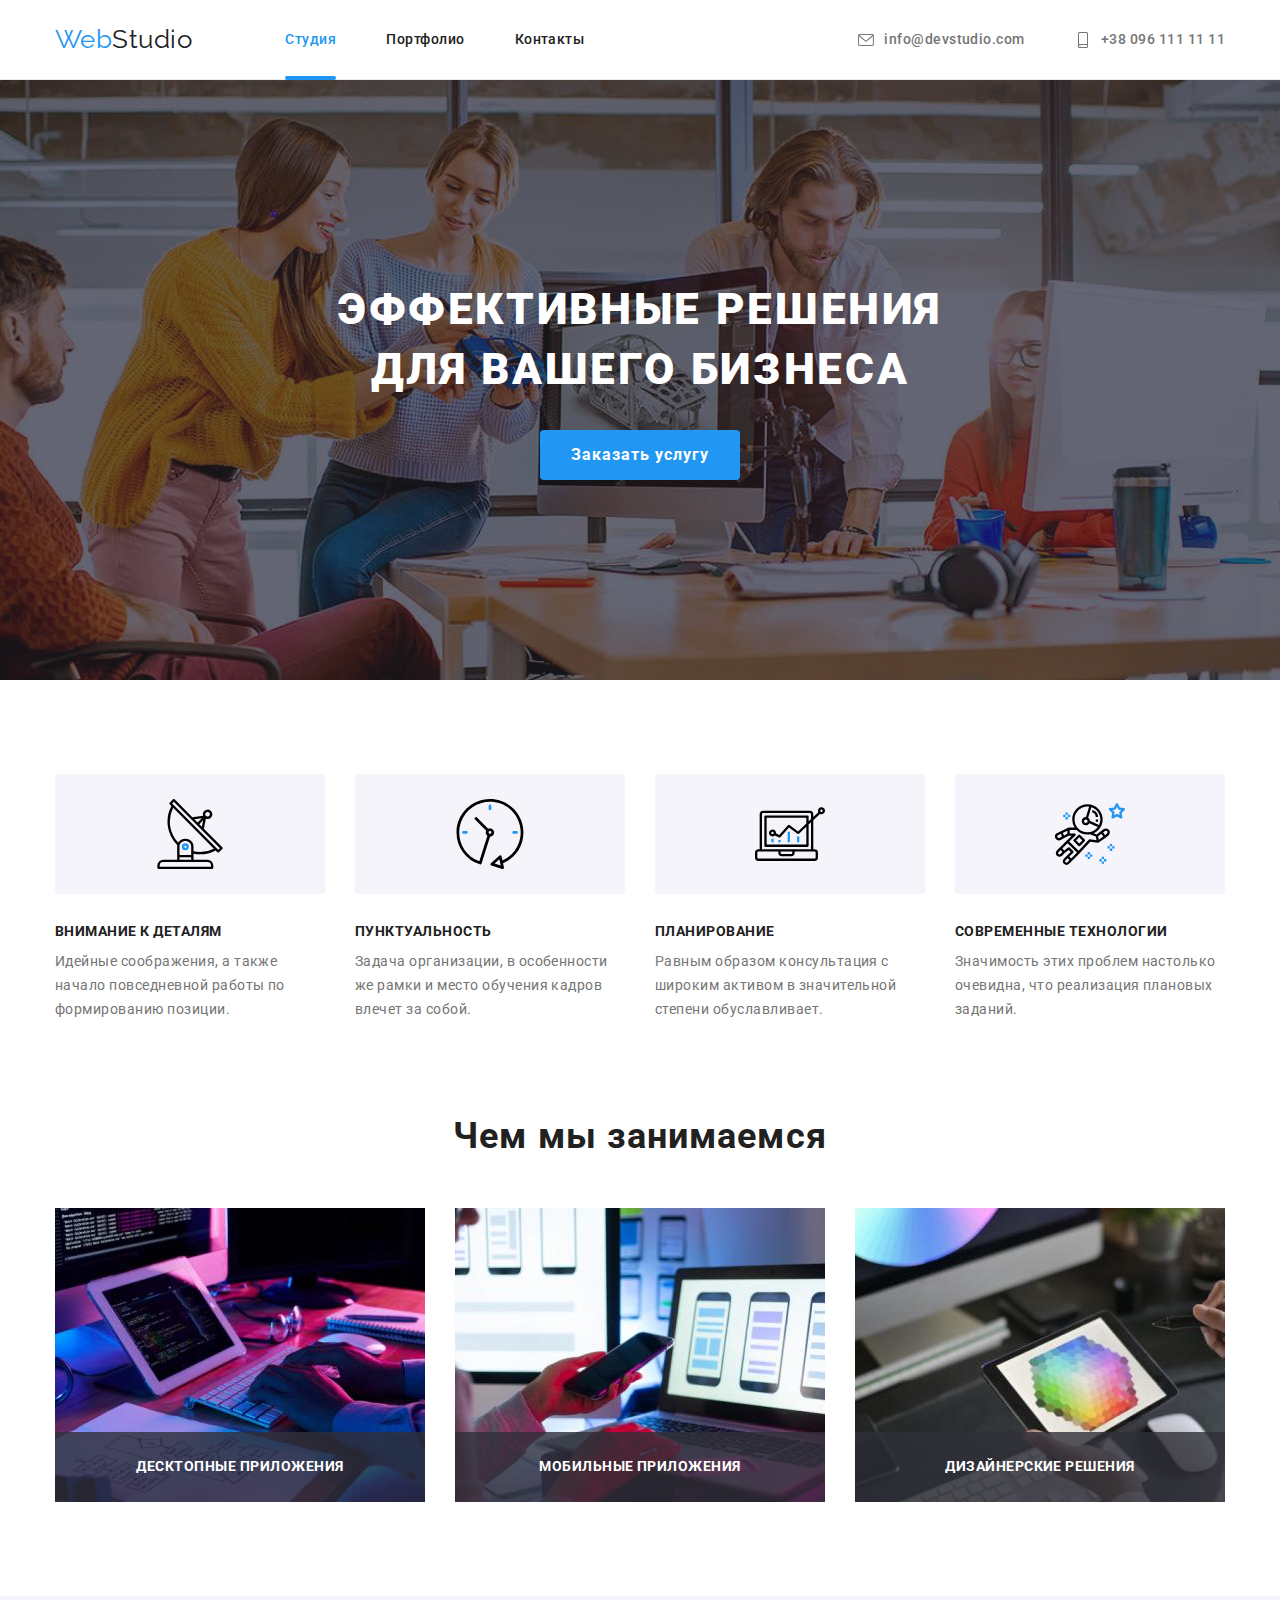
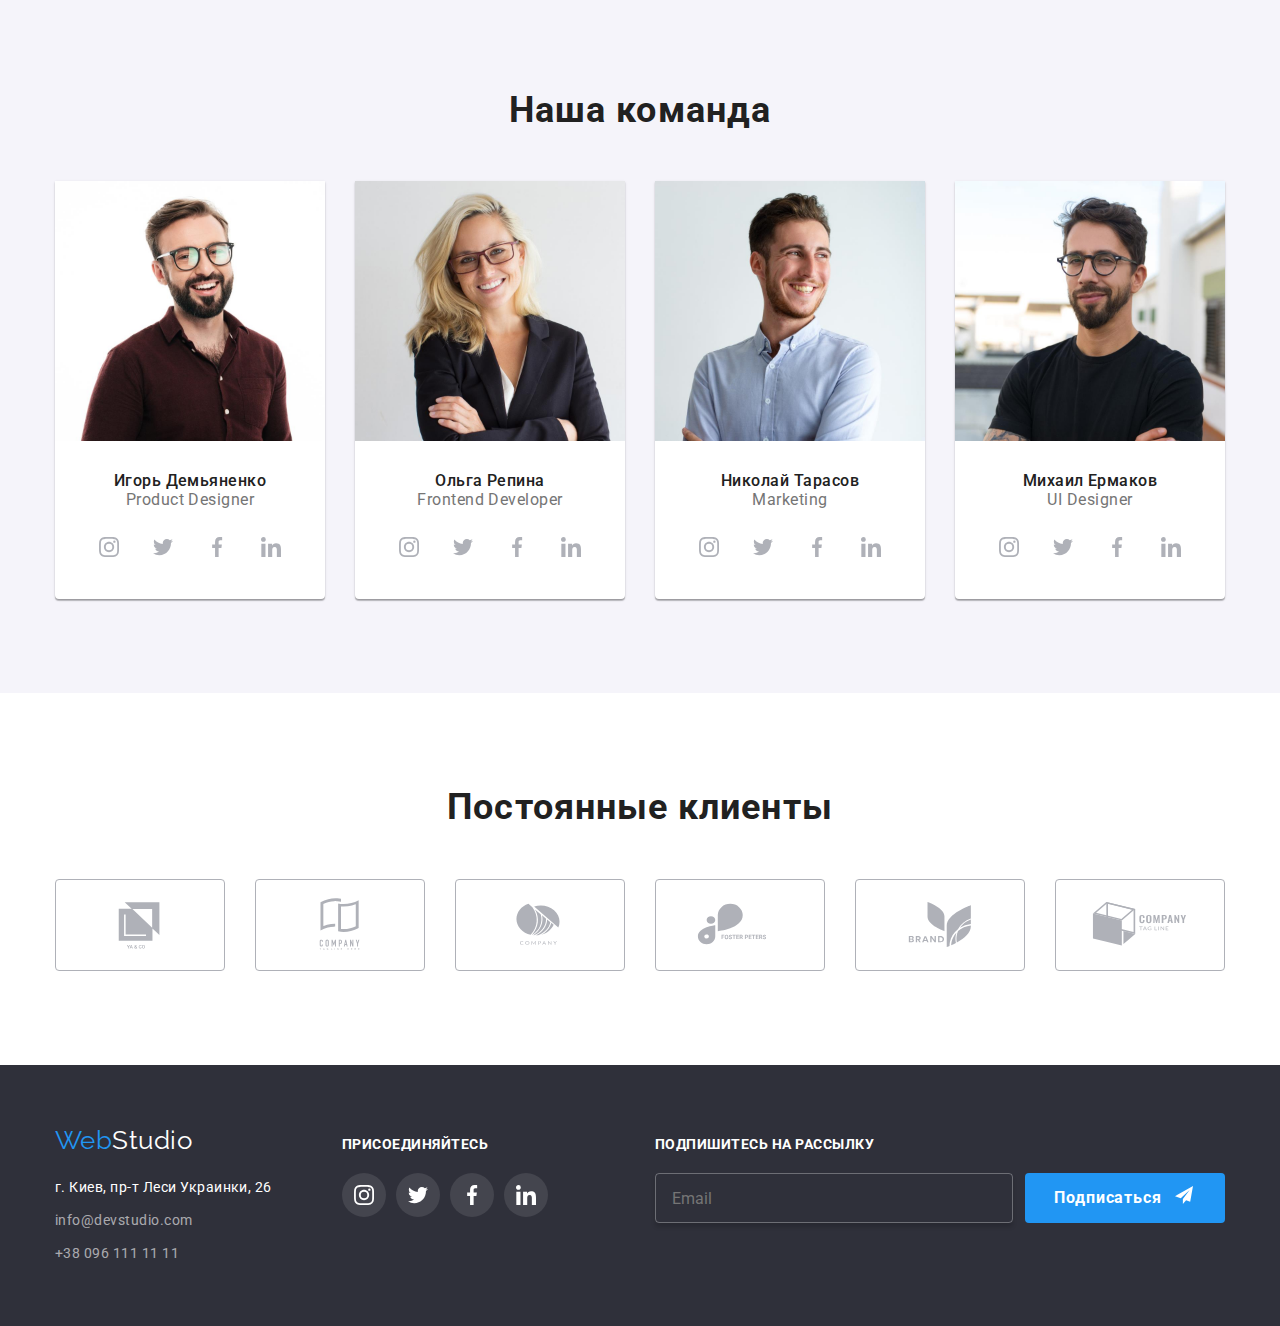
<file: index.html>
<!DOCTYPE html>
<html lang="ru">
  <head>
    <meta charset="UTF-8" />
    <meta http-equiv="X-UA-Compatible" content="IE=edge" />
    <meta name="viewport" content="width=device-width, initial-scale=1.0" />
    <title>Web Studio</title>
    <link href="https://fonts.googleapis.com/css2?family=Raleway:wght@700&family=Roboto:wght@400;500;700;900&display=swap"
      rel="stylesheet">
    <link rel="stylesheet" href="https://cdnjs.cloudflare.com/ajax/libs/modern-normalize/1.1.0/modern-normalize.min.css">
    <link rel="stylesheet" href="./css/main.min.css">
  </head>

  <body class="body">

    <!-- Header -->
    <header class="header">
      <div class="container container--header">
        <nav class="nav">
          <a href="./index.html" class="logo header__logo" lang="en"><span class="logo--accent">Web</span>Studio</a>

          <ul class="menu list">
            <li class="menu__item"><a href="./index.html" class="menu__link link menu__item--current">Студия</a></li>
            <li class="menu__item"><a href="./portfolio.html" class="menu__link link">Портфолио</a></li>
            <li class="menu__item"><a href="" class="menu__link link">Контакты</a></li>
          </ul>
        </nav>

        <ul class="contact list">
          <li class="contact__item">
            <a href="mailto:info@devstudio.com" class="contact__link link">
              <svg class="contact__icon" width="16" height="16">
                <use href="./images/icons.svg#envelope"></use>
              </svg>info@devstudio.com
            </a>
          </li>
          <li class="contact__item">
            <a href="tel:+380961111111" class="contact__link link">
              <svg class="contact__icon" width="16" height="16">
                <use href="./images/icons.svg#smartphone"></use>
              </svg>+38 096 111 11 11
            </a>
            </li>
        </ul>
      </div>
    </header>
    
    <!-- Main content -->
    <main class="main">
      
      <!-- Hero -->
      <section class="hero">
        <div class="container container--hero">
          <h1 class="hero__title">Эффективные решения для вашего бизнеса</h1>
          <button type="button" class="btn" data-modal-open>Заказать услугу</button>
        </div>
      </section>
      
      <!-- Features -->
      <section class="feature">
        <div class="container">
          <h2 class="feature__heading visually-hidden">Особенности</h2>
          
          <ul class="feature__list list">
            <li class="feature__item">
              <div class="feature__thumb">
                <svg class="feature__icon">
                  <use href="./images/icons.svg#antenna"></use>
                </svg>
              </div>
              <h3 class="feature__title">Внимание к деталям</h3>
              <p class="feature__text">Идейные соображения, а также начало повседневной работы по формированию позиции.</p>
            </li>
          
            <li class="feature__item">
              <div class="feature__thumb">
                <svg class="feature__icon">
                  <use href="./images/icons.svg#clock"></use>
                </svg>
              </div>
              <h3 class="feature__title">Пунктуальность</h3>
              <p class="feature__text">Задача организации, в особенности же рамки и место обучения кадров влечет за собой.</p>
            </li>
          
            <li class="feature__item">
              <div class="feature__thumb">
                <svg class="feature__icon">
                  <use href="./images/icons.svg#diagram"></use>
                </svg>
              </div>
              <h3 class="feature__title">Планирование</h3>
              <p class="feature__text">Равным образом консультация с широким активом в значительной степени обуславливает.</p>
            </li>
          
            <li class="feature__item">
              <div class="feature__thumb">
                <svg class="feature__icon">
                  <use href="./images/icons.svg#astronaut"></use>
                </svg>
              </div>
              <h3 class="feature__title">Современные технологии</h3>
              <p class="feature__text">Значимость этих проблем настолько очевидна, что реализация плановых заданий.</p>
            </li>
          </ul>
        </div>
      </section>
      
      <!-- About -->
      <section class="about">
        <div class="container">
          <h2 class="about__heading">Чем мы занимаемся</h2>
          
          <ul class="about__list list">
            <li class="about__item">
              <img class="img" src="./images/box1.jpg" alt="Планирование проекта" width="370">
              <h3 class="about__title">Десктопные приложения</h3>
            </li>
            <li class="about__item">
              <img class="img" src="./images/box2.jpg" alt="Подбор дизайна для мобильной версии" width="370">
              <h3 class="about__title">Мобильные приложения</h3>
            </li>
            <li class="about__item">
              <img class="img" src="./images/box3.jpg" alt="Подбор цветовой гаммы" width="370">
              <h3 class="about__title">Дизайнерские решения</h3>
            </li>
          </ul>
        </div>
      </section>
      
      <!-- Team -->
      <section class="team">
        <div class="container">
          <h2 class="team__heading">Наша команда</h2>
          
          <ul class="team__list list">
            <li class="team__card">
              <img class="img" src="./images/igor-demyanenko.jpg" alt="Игорь Демьяненко" width="270" height="260">
              <div class="team__card-desc">
                <h3 class="team__card-title">Игорь Демьяненко</h3>
                <p lang="en" class="team__card-text">Product Designer</p>
                <ul class="social list">
                  <li class="social__item">
                    <a class="social__link" href="">
                      <svg class="social__icon">
                        <use href="./images/icons.svg#instagram"></use>
                      </svg>
                    </a>
                  </li>
                  <li class="social__item">
                    <a class="social__link" href="">
                      <svg class="social__icon">
                        <use href="./images/icons.svg#twitter"></use>
                      </svg>
                    </a>
                  </li>
                  <li class="social__item">
                    <a class="social__link" href="">
                      <svg class="social__icon">
                        <use href="./images/icons.svg#facebook"></use>
                      </svg>
                    </a>
                  </li>
                  <li class="social__item">
                    <a class="social__link" href="">
                      <svg class="social__icon">
                        <use href="./images/icons.svg#linkedin"></use>
                      </svg>
                    </a>
                  </li>
                </ul>
              </div>
            </li>
          
            <li class="team__card">
              <img class="img" src="./images/olga-repina.jpg" alt="Ольга Репина" width="270" height="260">
              <div class="team__card-desc">
                <h3 class="team__card-title">Ольга Репина</h3>
                <p lang="en" class="team__card-text">Frontend Developer</p>
                <ul class="social list">
                  <li class="social__item">
                    <a class="social__link" href="">
                      <svg class="social__icon">
                        <use href="./images/icons.svg#instagram"></use>
                      </svg>
                    </a>
                  </li>
                  <li class="social__item">
                    <a class="social__link" href="">
                      <svg class="social__icon">
                        <use href="./images/icons.svg#twitter"></use>
                      </svg>
                    </a>
                  </li>
                  <li class="social__item">
                    <a class="social__link" href="">
                      <svg class="social__icon">
                        <use href="./images/icons.svg#facebook"></use>
                      </svg>
                    </a>
                  </li>
                  <li class="social__item">
                    <a class="social__link" href="">
                      <svg class="social__icon">
                        <use href="./images/icons.svg#linkedin"></use>
                      </svg>
                    </a>
                  </li>
                </ul>
              </div>
            </li>
          
            <li class="team__card">
              <img class="img" src="./images/nikolay-tarasov.jpg" alt="Николай Тарасов" width="270" height="260">
              <div class="team__card-desc">
                <h3 class="team__card-title">Николай Тарасов</h3>
                <p lang="en" class="team__card-text">Marketing</p>
                <ul class="social list">
                  <li class="social__item">
                    <a class="social__link" href="">
                      <svg class="social__icon">
                        <use href="./images/icons.svg#instagram"></use>
                      </svg>
                    </a>
                  </li>
                  <li class="social__item">
                    <a class="social__link" href="">
                      <svg class="social__icon">
                        <use href="./images/icons.svg#twitter"></use>
                      </svg>
                    </a>
                  </li>
                  <li class="social__item">
                    <a class="social__link" href="">
                      <svg class="social__icon">
                        <use href="./images/icons.svg#facebook"></use>
                      </svg>
                    </a>
                  </li>
                  <li class="social__item">
                    <a class="social__link" href="">
                      <svg class="social__icon">
                        <use href="./images/icons.svg#linkedin"></use>
                      </svg>
                    </a>
                  </li>
                </ul>
              </div>
            </li>
          
            <li class="team__card">
              <img class="img" src="./images/mikhail-ermakov.jpg" alt="Михаил Ермаков" width="270" height="260">
              <div class="team__card-desc">
                <h3 class="team__card-title">Михаил Ермаков</h3>
                <p lang="en" class="team__card-text">UI Designer</p>
                <ul class="social list">
                  <li class="social__item">
                    <a class="social__link" href="">
                      <svg class="social__icon">
                        <use href="./images/icons.svg#instagram"></use>
                      </svg>
                    </a>
                  </li>
                  <li class="social__item">
                    <a class="social__link" href="">
                      <svg class="social__icon">
                        <use href="./images/icons.svg#twitter"></use>
                      </svg>
                    </a>
                  </li>
                  <li class="social__item">
                    <a class="social__link" href="">
                      <svg class="social__icon">
                        <use href="./images/icons.svg#facebook"></use>
                      </svg>
                    </a>
                  </li>
                  <li class="social__item">
                    <a class="social__link" href="">
                      <svg class="social__icon">
                        <use href="./images/icons.svg#linkedin"></use>
                      </svg>
                    </a>
                  </li>
                </ul>
              </div>
            </li>
          </ul>
        </div>
      </section>

      <!-- Clients -->
      <section class="client">
        <div class="container">
          <h2 class="client__heading">Постоянные клиенты</h2>
      
          <ul class="client__list list">
            <li class="client__item">
              <a class="client__link link" href="">
                <svg class="client__icon">
                  <use href="./images/icons.svg#client-1"></use>
                </svg>
              </a>
            </li>
            <li class="client__item">
              <a class="client__link link" href="">
                <svg class="client__icon">
                  <use href="./images/icons.svg#client-2"></use>
                </svg>
              </a>
            </li>
            <li class="client__item">
              <a class="client__link link" href="">
                <svg class="client__icon">
                  <use href="./images/icons.svg#client-3"></use>
                </svg>
              </a>
            </li>
            <li class="client__item">
              <a class="client__link link" href="">
                <svg class="client__icon">
                  <use href="./images/icons.svg#client-4"></use>
                </svg>
              </a>
            </li>
            <li class="client__item">
              <a class="client__link link" href="">
                <svg class="client__icon">
                  <use href="./images/icons.svg#client-5"></use>
                </svg>
              </a>
            </li>
            <li class="client-list">
              <a class="client__link link" href="">
                <svg class="client__icon">
                  <use href="./images/icons.svg#client-6"></use>
                </svg>
              </a>
            </li>
          </ul>
        </div>
      </section>

    </main>
   
    <!-- Footer -->
    <footer class="footer">
      <div class="container container--footer">
        
        <div class="footer__wrap">
          <div class="footer__main">
          
            <!-- Footer Logo -->
            <a class="logo footer__logo link" href="./index.html" lang="en"><span class="logo--accent">Web</span>Studio</a>
          
            <!-- Address and contacts -->
            <address>
              <ul class="list">
                <li class="footer__item"><a class="footer__address" href="https://goo.gl/maps/BrZeRLE5wpfTbAKm7"
                    rel="nofollow noopener noreferrer">г. Киев, пр-т
                    Леси Украинки, 26</a></li>
                <li class="footer__item"><a href="mailto:info@devstudio.com" class="footer__link link">info@devstudio.com</a></li>
                <li class="footer__item"><a href="tel:+380961111111" class="footer__link link">+38 096 111 11 11</a></li>
              </ul>
            </address>
          </div>
          
          <!-- Socials -->
          <div class="footer__join">
            <strong class="footer__title">присоединяйтесь</strong>
            <ul class="social list">
              <li class="social__item">
                <a class="social__link social__link--footer" href="">
                  <svg class="social__icon">
                    <use href="./images/icons.svg#instagram"></use>
                  </svg>
                </a>
              </li>
              <li class="social__item">
                <a class="social__link social__link--footer" href="">
                  <svg class="social__icon">
                    <use href="./images/icons.svg#twitter"></use>
                  </svg>
                </a>
              </li>
              <li class="social__item">
                <a class="social__link social__link--footer" href="">
                  <svg class="social__icon">
                    <use href="./images/icons.svg#facebook"></use>
                  </svg>
                </a>
              </li>
              <li class="social__item">
                <a class="social__link social__link--footer" href="">
                  <svg class="social__icon">
                    <use href="./images/icons.svg#linkedin"></use>
                  </svg>
                </a>
              </li>
            </ul>
          </div>
        </div>

        <!-- Subscribe -->
        <form action="#" class="subs-form js-speaker-form">
          <div class="subs-form__field">
            <label for="subs" class="subs-form__title footer__title">Подпишитесь на рассылку</label>
            <input class="subs-form__input" type="email" name="email" id="subs" placeholder="Email">
          </div>
          <button type="submit" class="btn subs-form__btn">Подписаться
            <svg class="subs-form__icon" width="24" height="24">
              <use href="./images/icons.svg#send"></use>
            </svg>
          </button>
        </form>

      </div>
    </footer>  
    
    <!-- Modal Box -->
    <div class="backdrop backdrop--is-hidden" data-modal>
      <div class="modal">
        <button class="modal__btn" data-modal-close>
          <svg class="icon__close">
            <use href="./images/icons.svg#close"></use>
          </svg>
        </button>
    
        <form action="#" class="form js-speaker-form">
          <p class="form__title">Оставьте свои данные, мы вам перезвоним</p>
    
          <div class="form__field">
            <label for="name" class="form__label">Имя*</label>
            <div class="form__wrap">
              <input class="form__input" type="text" name="name" id="name" required>
              <svg class="form__icon" width="18" height="18">
                <use href="./images/icons.svg#person"></use>
              </svg>
            </div>
          </div>
    
          <div class="form__field">
            <label for="phone" class="form__label">Телефон</label>
            <div class="form__wrap">
              <input class="form__input" type="tel" name="phone" id="phone">
              <svg class="form__icon" width="18" height="18">
                <use href="./images/icons.svg#phone"></use>
              </svg>
            </div>
          </div>
    
          <div class="form__field">
            <label for="email" class="form__label">Почта*</label>
            <div class="form__wrap">
              <input class="form__input" type="email" name="email" id="email" required>
              <svg class="form__icon" width="18" height="18">
                <use href="./images/icons.svg#email-form"></use>
              </svg>
            </div>
          </div>
    
          <div class="form__field form__field--textarea">
            <label class="form__label" for="comment">Комментарий</label>
            <textarea class="form__textarea" name="comment" id="comment" placeholder="Введите текст"></textarea>
          </div>
    
          <div class="form__checkbox">
            <input class="form__input-checkbox" type="checkbox" name="agreement" id="agreement" value="yes">
            <label for="agreement" class="form__label-checkbox">
              <span class="form__icon-check">
                <svg class="icon__check" width="16" height="15">
                  <use href="./images/icons.svg#icon-check"></use>
                </svg>
            </span>
            Соглашаюсь с рассылкой и принимаю<a class="form__link" href="#"> Условия договора</a></label>
          </div>
    
          <button class="btn" type="submit">Отправить</button>
    
        </form>
      </div>
    </div>

    <script src="./js/header-fixed.js"></script>
    <script src="./js/modal.js"></script>
    <script src="./js/js-speaker-form.js"></script>
  </body>
</html>
</file>
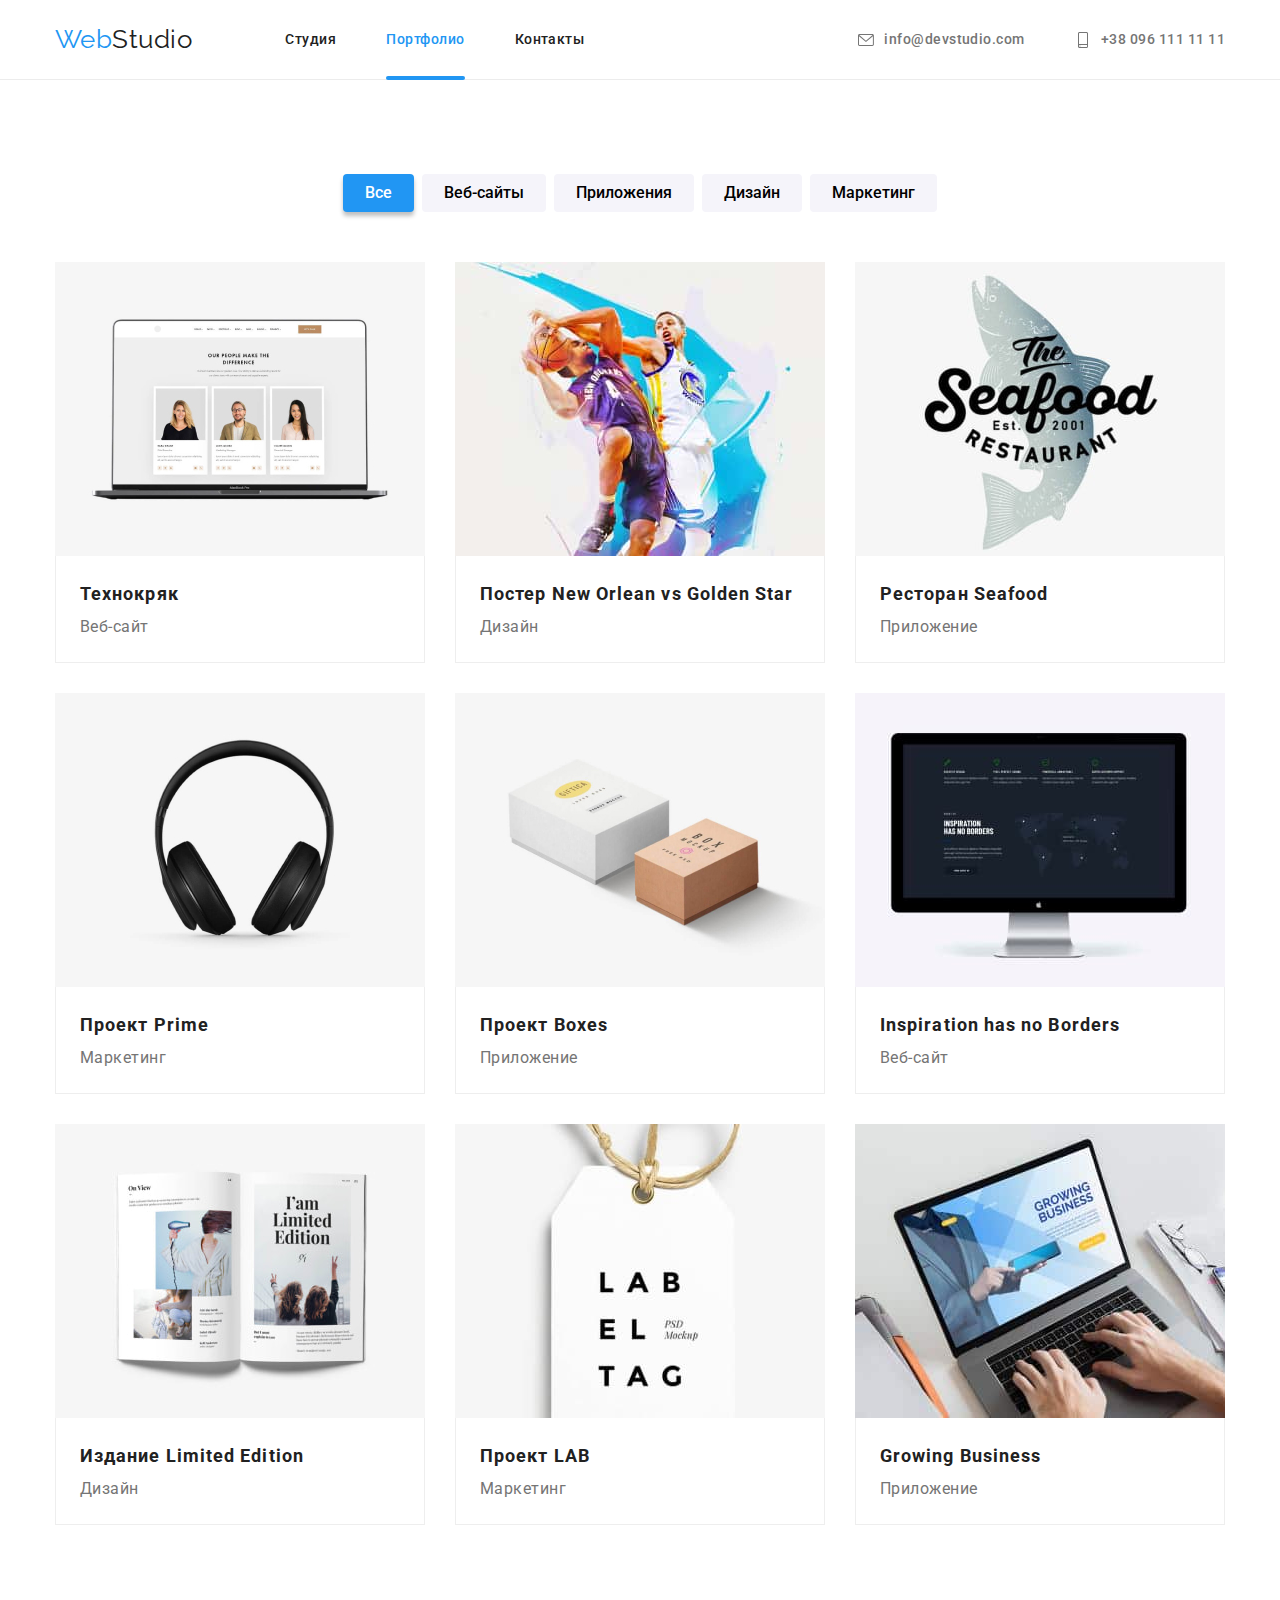
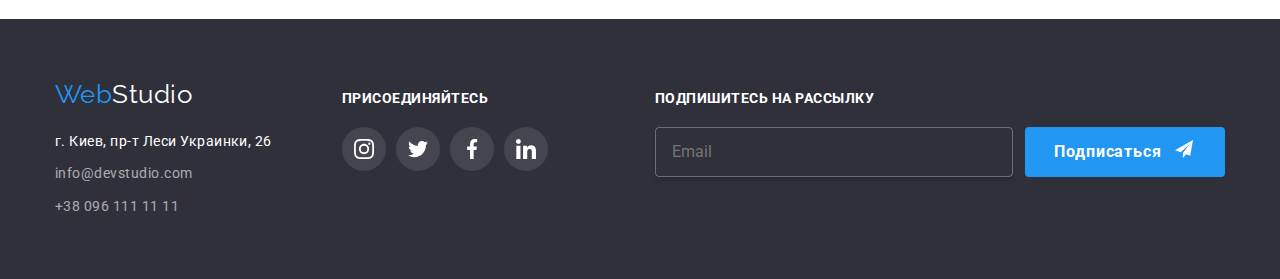
<file: portfolio.html>
<!DOCTYPE html>
<html lang="ru">
<head>
    <meta charset="UTF-8">
    <meta http-equiv="X-UA-Compatible" content="IE=edge">
    <meta name="viewport" content="width=device-width, initial-scale=1.0">
    <title>Портфолио</title>
    <link href="https://fonts.googleapis.com/css2?family=Raleway:wght@700&family=Roboto:wght@400;500;700;900&display=swap"
        rel="stylesheet">
    <link rel="stylesheet" href="https://cdnjs.cloudflare.com/ajax/libs/modern-normalize/1.1.0/modern-normalize.min.css">
    <link rel="stylesheet" href="./css/main.min.css">
</head>

<body class="body">

    <!-- Header -->
    <header class="header">
        <div class="container container--header">
            <nav class="nav">
                <a href="./index.html" class="logo header__logo" lang="en"><span
                        class="logo--accent">Web</span>Studio</a>
    
                <ul class="menu list">
                    <li class="menu__item"><a href="./index.html" class="menu__link link">Студия</a></li>
                    <li class="menu__item"><a href="./portfolio.html" class="menu__link link menu__item--current">Портфолио</a></li>
                    <li class="menu__item"><a href="" class="menu__link link">Контакты</a></li>
                </ul>
            </nav>
    
            <ul class="contact list">
                <li class="contact__item">
                    <a href="mailto:info@devstudio.com" class="contact__link link">
                        <svg class="contact__icon" width="16" height="16">
                            <use href="./images/icons.svg#envelope"></use>
                        </svg>info@devstudio.com
                    </a>
                </li>
                <li class="contact__item">
                    <a href="tel:+380961111111" class="contact__link link">
                        <svg class="contact__icon" width="16" height="16">
                            <use href="./images/icons.svg#smartphone"></use>
                        </svg>+38 096 111 11 11
                    </a>
                </li>
            </ul>
        </div>
    </header>

    <!-- Main content -->
    <main class="main">
        <section class="portfolio__section">
            <h1 class="portfolio__heading visually-hidden">Наши работы</h1>

            <!-- Filter -->
            <div class="container">
                <ul class="filter list">
                    <li class="filter__item">
                        <button type="button" class="filter__btn filter__btn--current">Все</button>
                    </li>
                    <li class="filter__item">
                        <button type="button" class="filter__btn">Веб-сайты</button>
                    </li>
                    <li class="filter__item">
                        <button type="button" class="filter__btn">Приложения</button>
                    </li>
                    <li class="filter__item">
                        <button type="button" class="filter__btn">Дизайн</button>
                    </li>
                    <li class="filter__item">
                        <button type="button" class="filter__btn">Маркетинг</button>
                    </li>
                </ul>
            
            <!-- Examples -->
                <ul class="portfolio list">
                    <li class="portfolio-card">
                        <a href="" class="portfolio-card__link">
                            <div class="portfolio-card__thumb">
                                <img class="img" src="./images/technocrack.jpg" alt="" width="370">
                                <div class="overlay">
                                    <p class="overlay__text">Технокряк это современная площадка распространения коронавируса. Компании используют эту платформу
                                        для цифрового
                                        шпионажа и атак на защищённые сервера конкурентов.</p>
                                </div>
                            </div>
                            
                            <div class="portfolio-card__body">
                                <h2 class="portfolio-card__title">Технокряк</h2>
                                <p class="portfolio-card__text">Веб-сайт</p>
                            </div>
                        </a>
                
                    </li>
                    <li  class="portfolio-card">
                        <a href="" class="portfolio-card__link">
                            <div class="portfolio-card__thumb">
                                <img class="img" src="./images/poster-no-gs.jpg" alt="" width="370">
                                <div class="overlay">
                                    <p class="overlay__text">Lorem ipsum dolor sit amet consectetur adipisicing elit. Illum, quaerat. Laboriosam iusto, magni deleniti doloribus voluptates quas dolorem recusandae atque, non inventore earum cumque provident, porro ab obcaecati neque eaque!
                                    Quos magnam pariatur veniam vel earum, consequatur ipsa! Rem, soluta! Mollitia commodi et at placeat accusamus rerum magni, doloribus libero, beatae assumenda sint voluptatibus voluptates facilis sit quae, necessitatibus consequatur.
                                    Molestias id voluptas itaque eveniet soluta officiis amet omnis iste recusandae nisi eum quos est eligendi vero reprehenderit culpa, inventore maiores, doloremque ratione qui architecto. Soluta obcaecati necessitatibus dolor vitae!</p>
                                </div>
                            </div>
                            
                            <div class="portfolio-card__body">
                                <h2 class="portfolio-card__title">Постер <span lang="en">New Orlean vs Golden Star</span></h2>
                                <p class="portfolio-card__text">Дизайн</p>
                            </div>
                        </a>
                    </li>
                    <li class="portfolio-card">
                        <a href="" class="portfolio-card__link">
                            <div class="portfolio-card__thumb">
                                <img class="img" src="./images/seafood.jpg" alt="" width="370">
                                <div class="overlay">
                                    <p class="overlay__text">Lorem ipsum dolor sit amet consectetur adipisicing elit. Tenetur ad possimus obcaecati, blanditiis consequuntur in dolo ab autem veniam, ullam velit voluptates alias neque nesciunt eveniet repudiandae quisquam!</p>
                                </div>
                            </div>
                            <div class="portfolio-card__body">
                                <h2 class="portfolio-card__title">Ресторан <span lang="en">Seafood</span></h2>
                                <p class="portfolio-card__text">Приложение</p>
                            </div>
                        </a>
                    </li>
                    <li class="portfolio-card">
                        <a href="" class="portfolio-card__link">
                            <div class="portfolio-card__thumb">
                                <img class="img" src="./images/project-prime.jpg" alt="" width="370">
                                <div class="overlay">
                                    <p class="overlay__text">Lorem ipsum dolor sit amet consectetur adipisicing elit. Earum nam fugit cumque, incidunt officia necessitatibus dolor dolorem numquam voluptas odit aperiam dolores odio quisquam consequatur beatae iusto!</p>
                                </div>
                            </div>
                            <div class="portfolio-card__body">
                                <h2 class="portfolio-card__title">Проект <span lang="en">Prime</span></h2>
                                <p class="portfolio-card__text">Маркетинг</p>
                            </div>
                        </a>
                    </li>
                    <li class="portfolio-card">
                        <a href="" class="portfolio-card__link">
                            <div class="portfolio-card__thumb">
                                <img class="img" src="./images/boxes.jpg" alt="" width="370">
                                <div class="overlay">
                                    <p class="overlay__text">Lorem, ipsum dolor sit amet consectetur adipisicing elit. Voluptatum qui, nisi minus recusandae nostrum aliquam veritatis. Ducimus quisquam voluptas deserunt accusantium excepturi, temporibus eaque similique iste commodi nemo, facere modi? Provident quasi facere sunt, illum facilis consectetur molestiae delectus perferendis ut! Libero perferendis accusamus
                                    illum, in expedita, id quisquam excepturi, beatae nesciunt assumenda ad eum ipsum recusandae dolor quod nam.</p>
                                </div>
                            </div>
                            <div class="portfolio-card__body">
                                <h2 class="portfolio-card__title">Проект <span lang="en">Boxes</span></h2>
                                <p class="portfolio-card__text">Приложение</p>
                            </div>
                        </a>
                    </li>
                    <li class="portfolio-card">
                        <a href="" class="portfolio-card__link">
                            <div class="portfolio-card__thumb">
                                <img class="img" src="./images/inspiration.jpg" alt="" width="370">
                                <div class="overlay">
                                    <p class="overlay__text">Lorem ipsum dolor sit amet consectetur adipisicing elit. Earum nam fugit cumque enim,
                                            incidunt officia necessitatibus dolor natus quia!</p>
                                </div>
                            </div>
                            
                            <div class="portfolio-card__body">
                                <h2 class="portfolio-card__title" lang="en">Inspiration has no Borders</h2>
                                <p class="portfolio-card__text">Веб-сайт</p>
                            </div>
                        </a>
                    </li>
                    <li class="portfolio-card">
                        <a href="" class="portfolio-card__link">
                            <div class="portfolio-card__thumb">
                                <img class="img" src="./images/linited-edition.jpg" alt="" width="370">
                                <div class="overlay">
                                    <p class="overlay__text">Lorem ipsum dolor sit amet consectetur adipisicing elit. Earum nam fugit cumque enim,
                                        incidunt officia necessitatibus dolor natus quia dolorem quisquam
                                        consequatur beatae iusto!</p>
                                </div>
                            </div>
                            
                            <div class="portfolio-card__body">
                                <h2 class="portfolio-card__title">Издание <span lang="en">Limited Edition</span></h2>
                                <p class="portfolio-card__text">Дизайн</p>
                            </div>
                        </a>
                    </li>
                    <li class="portfolio-card">
                        <a href="" class="portfolio-card__link">
                            <div class="portfolio-card__thumb">
                                <img class="img" src="./images/lab.jpg" alt="" width="370">
                                <div class="overlay">
                                    <p class="overlay__text">Lorem ipsum dolor sit amet consectetur adipisicing elit. Earum nam fugit cumque enim,
                                        incidunt officia voluptas odit aperiam dolores odio quisquam
                                        consequatur beatae iusto!</p>
                                </div>
                            </div>
                            
                            <div class="portfolio-card__body">
                                <h2 class="portfolio-card__title">Проект <span lang="en">LAB</span></h2>
                                <p class="portfolio-card__text">Маркетинг</p>
                            </div>
                        </a>
                    </li>
                    <li class="portfolio-card">
                        <a href="" class="portfolio-card__link">
                            <div class="portfolio-card__thumb">
                                <img class="img" src="./images/growing-business.jpg" alt="" width="370">
                                <div class="overlay">
                                    <p class="overlay__text">Lorem ipsum dolor sit amet consectetur adipisicing elit. Earum nam fugit cumque enim,
                                        incidunt officia necessitatibus dolor natus quia dolorem quisquam
                                        consequatur beatae iusto!</p>
                                </div>
                            </div>
                            
                            <div class="portfolio-card__body">
                                <h2 class="portfolio-card__title" lang="en">Growing Business</h2>
                                <p class="portfolio-card__text">Приложение</p>
                            </div>
                        </a>
                    </li>
                </ul>
            </div>
        </section>
    </main>

    <!-- Footer -->
    <footer class="footer">
        <div class="container container--footer">
    
            <div class="footer__wrap">
                <div class="footer__main">
    
                    <!-- Footer Logo -->
                    <a class="logo footer__logo link" href="./index.html" lang="en"><span
                            class="logo--accent">Web</span>Studio</a>
    
                    <!-- Address and contacts -->
                    <address>
                        <ul class="list">
                            <li class="footer__item"><a class="footer__address" href="https://goo.gl/maps/BrZeRLE5wpfTbAKm7"
                                    rel="nofollow noopener noreferrer">г. Киев, пр-т
                                    Леси Украинки, 26</a></li>
                            <li class="footer__item"><a href="mailto:info@devstudio.com"
                                    class="footer__link link">info@devstudio.com</a></li>
                            <li class="footer__item"><a href="tel:+380961111111" class="footer__link link">+38 096 111 11
                                    11</a></li>
                        </ul>
                    </address>
                </div>
    
                <!-- Socials -->
                <div class="footer__join">
                    <strong class="footer__title">присоединяйтесь</strong>
                    <ul class="social list">
                        <li class="social__item">
                            <a class="social__link social__link--footer" href="">
                                <svg class="social__icon">
                                    <use href="./images/icons.svg#instagram"></use>
                                </svg>
                            </a>
                        </li>
                        <li class="social__item">
                            <a class="social__link social__link--footer" href="">
                                <svg class="social__icon">
                                    <use href="./images/icons.svg#twitter"></use>
                                </svg>
                            </a>
                        </li>
                        <li class="social__item">
                            <a class="social__link social__link--footer" href="">
                                <svg class="social__icon">
                                    <use href="./images/icons.svg#facebook"></use>
                                </svg>
                            </a>
                        </li>
                        <li class="social__item">
                            <a class="social__link social__link--footer" href="">
                                <svg class="social__icon">
                                    <use href="./images/icons.svg#linkedin"></use>
                                </svg>
                            </a>
                        </li>
                    </ul>
                </div>
            </div>
    
            <!-- Subscribe -->
            <form action="#" class="subs-form js-speaker-form">
                <div class="subs-form__field">
                    <label for="subs" class="subs-form__title footer__title">Подпишитесь на рассылку</label>
                    <input class="subs-form__input" type="email" name="email" id="subs" placeholder="Email">
                </div>
                <button type="submit" class="btn subs-form__btn">Подписаться
                    <svg class="subs-form__icon" width="24" height="24">
                        <use href="./images/icons.svg#send"></use>
                    </svg>
                </button>
            </form>
    
        </div>
    </footer>

    <script src="./js/header-fixed.js"></script>
    <script src="./js/js-speaker-form.js"></script>
</body>
</html>
</file>
<file: css/main.min.css>
:root{--main-font: Roboto, sans-serif;--logo-font: Raleway, sans-serif;--main-text-color: #212121;--secondary-text-color: #757575;--accent-color: #2196f3;--accent-text-and-bg-color: #ffffff;--footer-text-color: rgba(255, 255, 255, 0.6);--footer-bg-color: #2f303a;--section-bg-color: #f5f4fa;--bg-color-card: #eeeeee;--icon-color: #afb1b8;--bg-icon-color: rgba(255, 255, 255, 0.1);--btn-hover-color: #188ce8;--overlay-card-color: rgba(33, 150, 243, 0.9);--duration: 250ms;--timing-function: cubic-bezier(0.4, 0, 0.2, 1)}h1,h2,h3,h4,h5,h6,p,ul{margin:0}.img{display:block;max-width:100%;height:auto}.list{padding:0;list-style:none}.link{text-decoration:none}input:-webkit-autofill,input:-webkit-autofill:hover,input:-webkit-autofill:focus,input:-webkit-autofill:active{-webkit-transition:background-color 5000s ease-in-out 0s;transition:background-color 5000s ease-in-out 0s;-webkit-box-shadow:0 0 0px 1000px var(--bg-color-card) inset}.visually-hidden{position:absolute;width:1px;height:1px;margin:-1px;border:0;padding:0;white-space:nowrap;-webkit-clip-path:inset(100%);clip-path:inset(100%);clip:rect(0 0 0 0);overflow:hidden}.body{font-family:var(--main-font);letter-spacing:.03em;background-color:var(--accent-text-and-bg-color);color:var(--main-text-color)}.container{margin:0 auto;padding-left:15px;padding-right:15px;width:1200px}.container--header{display:-webkit-box;display:-ms-flexbox;display:flex}.container--hero{width:696px;text-align:center}.container--footer{display:-webkit-box;display:-ms-flexbox;display:flex;-webkit-box-align:baseline;-ms-flex-align:baseline;align-items:baseline}.logo{font-family:var(--logo-font);font-size:26px;line-height:1.19;text-decoration:none;color:var(--main-text-color);-webkit-transition-property:color;transition-property:color;-webkit-transition-duration:var(--duration);transition-duration:var(--duration);-webkit-transition-timing-function:var(--timing-function);transition-timing-function:var(--timing-function)}.logo--accent{color:var(--accent-color);-webkit-transition-property:color;transition-property:color;-webkit-transition-duration:var(--duration);transition-duration:var(--duration);-webkit-transition-timing-function:var(--timing-function);transition-timing-function:var(--timing-function)}.logo:hover,.logo:focus{color:var(--accent-color)}.nav{display:-webkit-box;display:-ms-flexbox;display:flex;margin-right:auto}.menu{display:-webkit-box;display:-ms-flexbox;display:flex}.menu__item:not(:last-child){margin-right:50px}.menu__link{display:block;padding:32px 0;position:relative;font-weight:500;font-size:14px;line-height:1.14;color:var(--main-text-color);-webkit-transition-property:color;transition-property:color;-webkit-transition-duration:var(--duration);transition-duration:var(--duration);-webkit-transition-timing-function:var(--timing-function);transition-timing-function:var(--timing-function)}.menu__link:hover,.menu__link:focus{color:var(--accent-color)}.menu__item--current{color:var(--accent-color)}.menu__item--current::after{content:"";position:absolute;left:0;bottom:0;width:100%;height:4px;background:var(--accent-color);border-radius:2px}.contact{display:-webkit-box;display:-ms-flexbox;display:flex}.contact__item:not(:last-child){margin-right:50px}.contact__link{display:-webkit-box;display:-ms-flexbox;display:flex;-webkit-box-align:center;-ms-flex-align:center;align-items:center;padding:32px 0;font-weight:500;font-size:14px;line-height:1.14;color:var(--secondary-text-color);-webkit-transition-property:color;transition-property:color;-webkit-transition-duration:var(--duration);transition-duration:var(--duration);-webkit-transition-timing-function:var(--timing-function);transition-timing-function:var(--timing-function)}.contact__link:hover,.contact__link:focus{color:var(--accent-color)}.contact__icon{margin-right:10px;fill:currentColor}.social{display:-webkit-box;display:-ms-flexbox;display:flex;-webkit-box-pack:center;-ms-flex-pack:center;justify-content:center}.social__item:not(:last-child){margin-right:10px}.social__link{display:-webkit-box;display:-ms-flexbox;display:flex;-webkit-box-pack:center;-ms-flex-pack:center;justify-content:center;-webkit-box-align:center;-ms-flex-align:center;align-items:center;width:44px;height:44px;color:var(--icon-color);border-radius:50%;-webkit-transition-property:color,background-color;transition-property:color,background-color;-webkit-transition-duration:var(--duration);transition-duration:var(--duration);-webkit-transition-timing-function:var(--timing-function);transition-timing-function:var(--timing-function)}.social__link:hover,.social__link:focus{color:var(--accent-text-and-bg-color);background-color:var(--accent-color)}.social__icon{width:20px;height:20px;fill:currentColor}.social__link--footer{color:var(--accent-text-and-bg-color);background-color:var(--bg-icon-color)}.client__heading,.team__heading,.about__heading{margin-bottom:50px;font-weight:700;font-size:36px;line-height:1.16;text-align:center;letter-spacing:.03em}.btn{padding:10px 0;min-width:200px;min-height:50px;font-family:inherit;font-size:inherit;text-align:center;font-weight:700;line-height:1.87;letter-spacing:.06em;color:var(--accent-text-and-bg-color);background-color:var(--accent-color);border:0;border-radius:4px;cursor:pointer;-webkit-transition-property:color,background-color,-webkit-box-shadow;transition-property:color,background-color,-webkit-box-shadow;transition-property:color,background-color,box-shadow;transition-property:color,background-color,box-shadow,-webkit-box-shadow;-webkit-transition-duration:var(--duration);transition-duration:var(--duration);-webkit-transition-timing-function:var(--timing-function);transition-timing-function:var(--timing-function)}.btn:hover,.btn:focus{background-color:var(--btn-hover-color);-webkit-box-shadow:0px 4px 4px rgba(0,0,0,.15);box-shadow:0px 4px 4px rgba(0,0,0,.15)}.subs-form__btn{display:-webkit-box;display:-ms-flexbox;display:flex;-webkit-box-pack:center;-ms-flex-pack:center;justify-content:center;-webkit-box-align:center;-ms-flex-align:center;align-items:center;padding:10px 0}.modal__btn{display:-webkit-box;display:-ms-flexbox;display:flex;-webkit-box-align:center;-ms-flex-align:center;align-items:center;position:absolute;top:8px;right:8px;width:30px;height:30px;cursor:pointer;background-color:transparent;border:1px solid rgba(0,0,0,.1);border-radius:50%;-webkit-transition-property:color,-webkit-box-shadow,-webkit-transform;transition-property:color,-webkit-box-shadow,-webkit-transform;transition-property:color,box-shadow,transform;transition-property:color,box-shadow,transform,-webkit-box-shadow,-webkit-transform;-webkit-transition-duration:var(--duration);transition-duration:var(--duration);-webkit-transition-timing-function:var(--timing-function);transition-timing-function:var(--timing-function);-webkit-transform:scale(1);transform:scale(1)}.modal__btn:hover,.modal__btn:focus{color:var(--accent-color);-webkit-box-shadow:0 8px 8px -6px var(--icon-color);box-shadow:0 8px 8px -6px var(--icon-color);-webkit-transform:translateY(-2px);transform:translateY(-2px)}.filter__btn{padding:6px 22px;font-weight:500;line-height:1.62;background-color:var(--section-bg-color);border:0;border-radius:4px;cursor:pointer;-webkit-transition-property:color,background-color,-webkit-box-shadow;transition-property:color,background-color,-webkit-box-shadow;transition-property:color,background-color,box-shadow;transition-property:color,background-color,box-shadow,-webkit-box-shadow;-webkit-transition-duration:var(--duration);transition-duration:var(--duration);-webkit-transition-timing-function:var(--timing-function);transition-timing-function:var(--timing-function)}.filter__btn:hover,.filter__btn:focus,.filter__btn--current{background-color:var(--accent-color);color:var(--accent-text-and-bg-color);-webkit-box-shadow:0px 4px 4px rgba(0,0,0,.25);box-shadow:0px 4px 4px rgba(0,0,0,.25)}.hero{display:-webkit-box;display:-ms-flexbox;display:flex;-webkit-box-pack:center;-ms-flex-pack:center;justify-content:center;-webkit-box-align:center;-ms-flex-align:center;align-items:center;max-width:1600px;min-height:600px;margin-right:auto;margin-left:auto;background-color:var(--footer-bg-color);background-image:-webkit-gradient(linear, left top, right top, from(rgba(47, 48, 58, 0.4)), to(rgba(47, 48, 58, 0.4))),url(../images/main-bg.jpg);background-image:linear-gradient(to right, rgba(47, 48, 58, 0.4), rgba(47, 48, 58, 0.4)),url(../images/main-bg.jpg);background-repeat:no-repeat;background-position:center;background-size:cover}.hero__title{margin-bottom:30px;font-weight:900;font-size:44px;line-height:1.36;letter-spacing:.06em;text-transform:uppercase;color:var(--accent-text-and-bg-color)}.feature{padding-top:94px;padding-bottom:94px}.feature__list{display:-webkit-box;display:-ms-flexbox;display:flex;-ms-flex-wrap:wrap;flex-wrap:wrap;margin-right:-30px}.feature__item{-ms-flex-preferred-size:calc((100% - 4 * 30px) / 4);flex-basis:calc((100% - 4 * 30px) / 4);margin-right:30px}.feature__thumb{display:-webkit-box;display:-ms-flexbox;display:flex;-webkit-box-pack:center;-ms-flex-pack:center;justify-content:center;-webkit-box-align:center;-ms-flex-align:center;align-items:center;margin-bottom:30px;width:100%;height:120px;background-color:var(--section-bg-color);border-radius:4px}.feature__icon{width:70px;height:70px}.feature__title{margin-bottom:10px;font-weight:700;font-size:14px;line-height:1.14;text-transform:uppercase}.feature__text{font-size:14px;line-height:1.71;color:var(--secondary-text-color)}.about{padding-top:0;padding-bottom:94px}.about__list{display:-webkit-box;display:-ms-flexbox;display:flex}.about__item{position:relative}.about__item:not(:nth-child(3n)){margin-right:30px}.about__title{position:absolute;bottom:0;right:0;display:-webkit-box;display:-ms-flexbox;display:flex;-webkit-box-pack:center;-ms-flex-pack:center;justify-content:center;-webkit-box-align:center;-ms-flex-align:center;align-items:center;margin-bottom:0;width:100%;height:70px;font-size:14px;text-transform:uppercase;color:var(--accent-text-and-bg-color);background:rgba(47,48,58,.8)}.team{padding-top:94px;padding-bottom:94px;background-color:var(--section-bg-color)}.team__list{display:-webkit-box;display:-ms-flexbox;display:flex;margin-right:-30px;margin-bottom:-30px}.team__card{-ms-flex-preferred-size:calc((100% - 4 * 30px) / 4);flex-basis:calc((100% - 4 * 30px) / 4);margin-right:30px;margin-bottom:30px;background-color:var(--accent-text-and-bg-color);-webkit-box-shadow:0px 1px 3px rgba(0,0,0,.12),0px 1px 1px rgba(0,0,0,.14),0px 2px 1px rgba(0,0,0,.2);box-shadow:0px 1px 3px rgba(0,0,0,.12),0px 1px 1px rgba(0,0,0,.14),0px 2px 1px rgba(0,0,0,.2);border-radius:0px 0px 4px 4px}.team__card-desc{padding:30px 32px}.team__card-title{font-size:16px;font-weight:500;line-height:1.19;text-align:center}.team__card-text{margin-bottom:16px;font-size:16px;line-height:1.19;text-align:center;color:var(--secondary-text-color)}.client{padding-top:94px;padding-bottom:94px}.client__list{display:-webkit-box;display:-ms-flexbox;display:flex}.client__item:not(:last-child){margin-right:30px}.client__link{display:-webkit-box;display:-ms-flexbox;display:flex;-webkit-box-pack:center;-ms-flex-pack:center;justify-content:center;-webkit-box-align:center;-ms-flex-align:center;align-items:center;width:170px;height:92px;color:var(--icon-color);border:1px solid var(--icon-color);border-radius:4px;-webkit-transition-property:color,border-color;transition-property:color,border-color;-webkit-transition-duration:var(--duration);transition-duration:var(--duration);-webkit-transition-timing-function:var(--timing-function);transition-timing-function:var(--timing-function)}.client__link:hover,.client__link:focus{color:var(--accent-color);border-color:var(--accent-color)}.client__icon{width:106px;height:60px;fill:currentColor}.subs-form{display:-webkit-box;display:-ms-flexbox;display:flex;-webkit-box-align:end;-ms-flex-align:end;align-items:end;margin-left:auto}.subs-form__input{margin-right:12px;padding:15px 16px;width:358px;height:50px;border:1px solid rgba(255,255,255,.3);border-radius:4px;background-color:transparent;color:var(--accent-text-and-bg-color);-webkit-box-shadow:0px 4px 4px rgba(0,0,0,.15);box-shadow:0px 4px 4px rgba(0,0,0,.15);-webkit-transition-property:border-color;transition-property:border-color;-webkit-transition-duration:var(--duration);transition-duration:var(--duration);-webkit-transition-timing-function:var(--timing-function);transition-timing-function:var(--timing-function)}.subs-form__input:hover,.subs-form__input:focus{border-color:var(--accent-color);outline:-webkit-focus-ring-color auto 0px}.subs-form__icon{margin-left:10px}.filter{display:-webkit-box;display:-ms-flexbox;display:flex;-webkit-box-pack:center;-ms-flex-pack:center;justify-content:center;margin-bottom:50px}.filter__item:not(:last-child){margin-right:8px}.portfolio__section{padding-top:94px;padding-bottom:94px}.portfolio{display:-webkit-box;display:-ms-flexbox;display:flex;-ms-flex-wrap:wrap;flex-wrap:wrap;margin:-15px}.portfolio-card{margin:15px;-ms-flex-preferred-size:calc((100% - 6 * 15px) / 3);flex-basis:calc((100% - 6 * 15px) / 3)}.portfolio-card__link{display:block;color:var(--main-text-color);text-decoration:none;-webkit-transition-property:-webkit-box-shadow;transition-property:-webkit-box-shadow;transition-property:box-shadow;transition-property:box-shadow, -webkit-box-shadow;-webkit-transition-duration:var(--duration);transition-duration:var(--duration);-webkit-transition-timing-function:var(--timing-function);transition-timing-function:var(--timing-function)}.portfolio-card__link:hover,.portfolio-card__link:focus{-webkit-box-shadow:0px 1px 1px rgba(0,0,0,.12),0px 4px 4px rgba(0,0,0,.06),1px 4px 6px rgba(0,0,0,.16);box-shadow:0px 1px 1px rgba(0,0,0,.12),0px 4px 4px rgba(0,0,0,.06),1px 4px 6px rgba(0,0,0,.16)}.portfolio-card__thumb{position:relative;height:100%;overflow:hidden}.overlay{position:absolute;left:0;bottom:0;width:100%;height:100%;background:var(--overlay-card-color);-webkit-transform:translateY(101%);transform:translateY(101%);-webkit-transition-property:-webkit-transform;transition-property:-webkit-transform;transition-property:transform;transition-property:transform, -webkit-transform;-webkit-transition-duration:var(--duration);transition-duration:var(--duration);-webkit-transition-timing-function:var(--timing-function);transition-timing-function:var(--timing-function);overflow-y:auto}.overlay__text{padding:63px 24px 24px;text-align:left;font-size:18px;line-height:1.56;color:var(--accent-text-and-bg-color)}.portfolio-card__link:hover .overlay,.portfolio-card__link:focus .overlay{-webkit-transform:translateY(0);transform:translateY(0)}.portfolio-card__body{padding:20px 24px;border:1px solid var(--bg-color-card);border-top:0}.portfolio-card__title{font-size:18px;line-height:2;letter-spacing:.06em}.portfolio-card__text{font-size:16px;line-height:1.87;color:var(--secondary-text-color)}.header{position:fixed;top:0;left:0;z-index:2;width:100%;border-bottom:1px solid #ececec;max-height:80px;background-color:var(--accent-text-and-bg-color)}.header__logo{padding:24px 0;margin-right:93px}.footer{padding:60px 0;background-color:var(--footer-bg-color)}.footer__wrap{display:-webkit-box;display:-ms-flexbox;display:flex;-webkit-box-align:baseline;-ms-flex-align:baseline;align-items:baseline}.footer__main{margin-right:70px}.footer__logo{display:block;margin-bottom:20px;color:var(--accent-text-and-bg-color)}.footer__item:not(:last-child){margin-bottom:9px}.footer__link{font-size:14px;line-height:1.71;font-style:normal;color:var(--footer-text-color);-webkit-transition-property:color;transition-property:color;-webkit-transition-duration:var(--duration);transition-duration:var(--duration);-webkit-transition-timing-function:var(--timing-function);transition-timing-function:var(--timing-function)}.footer__link:hover,.footer__link:focus{color:var(--accent-color)}.footer__address{font-size:14px;line-height:1.71;font-style:normal;color:var(--accent-text-and-bg-color);text-decoration:none;-webkit-transition-property:color;transition-property:color;-webkit-transition-duration:var(--duration);transition-duration:var(--duration);-webkit-transition-timing-function:var(--timing-function);transition-timing-function:var(--timing-function)}.footer__address:hover,.footer__address:focus{color:var(--accent-color)}.footer__title{display:block;margin-bottom:20px;color:var(--accent-text-and-bg-color);font-weight:700;font-size:14px;line-height:1.14;text-transform:uppercase;cursor:default}.backdrop{position:fixed;top:0;left:0;z-index:3;width:100%;height:100%;background:rgba(0,0,0,.2);opacity:1;-webkit-transition-property:opacity;transition-property:opacity;-webkit-transition-duration:var(--duration);transition-duration:var(--duration);-webkit-transition-timing-function:var(--timing-function);transition-timing-function:var(--timing-function)}.backdrop--is-hidden{opacity:0;pointer-events:none}.modal{position:absolute;left:50%;top:50%;width:528px;height:581px;padding:40px;text-align:center;background-color:var(--accent-text-and-bg-color);-webkit-box-shadow:0px 1px 3px rgba(0,0,0,.12),0px 1px 1px rgba(0,0,0,.14),0px 2px 1px rgba(0,0,0,.2);box-shadow:0px 1px 3px rgba(0,0,0,.12),0px 1px 1px rgba(0,0,0,.14),0px 2px 1px rgba(0,0,0,.2);border-radius:4px;-webkit-transform:translate(-50%, -50%) scale(1);transform:translate(-50%, -50%) scale(1);-webkit-transition-property:-webkit-transform;transition-property:-webkit-transform;transition-property:transform;transition-property:transform, -webkit-transform;-webkit-transition-duration:var(--duration);transition-duration:var(--duration);-webkit-transition-timing-function:var(--timing-function);transition-timing-function:var(--timing-function)}.modal .backdrop--is-hidden{-webkit-transform:translate(-50%, -50%) scale(1.2);transform:translate(-50%, -50%) scale(1.2)}.icon__close{width:18px;height:18px;fill:currentColor}.form__title{display:block;margin-bottom:12px;font-size:20px;font-weight:700}.form__field{margin-bottom:10px;text-align:left}.form__field--textarea{margin-bottom:20px}.form__label{display:block;margin-bottom:4px;font-size:12px;line-height:1.17;letter-spacing:.01em;color:var(--secondary-text-color)}.form__wrap{position:relative}.form__input{padding-left:42px;width:100%;height:40px;background-color:transparent;border-radius:4px;border:1px solid rgba(33,33,33,.2);-webkit-transition-property:border-color;transition-property:border-color;-webkit-transition-duration:var(--duration);transition-duration:var(--duration);-webkit-transition-timing-function:var(--timing-function);transition-timing-function:var(--timing-function)}.form__input:hover,.form__input:focus{border-color:var(--accent-color);outline:-webkit-focus-ring-color auto 0px}.form__icon{position:absolute;left:0;top:50%;-webkit-transform:translate(50%, -50%);transform:translate(50%, -50%);width:18px;height:18px;fill:currentColor;-webkit-transition-property:fill;transition-property:fill;-webkit-transition-duration:var(--duration);transition-duration:var(--duration);-webkit-transition-timing-function:var(--timing-function);transition-timing-function:var(--timing-function)}.form__field:hover .form__icon,.form__field:focus .form__icon{fill:var(--accent-color)}.form__textarea{display:block;padding:12px 16px;width:100%;height:120px;font-size:12px;resize:none;background-color:transparent;border:1px solid rgba(33,33,33,.2);border-radius:4px;-webkit-transition-property:border-color;transition-property:border-color;-webkit-transition-duration:var(--duration);transition-duration:var(--duration);-webkit-transition-timing-function:var(--timing-function);transition-timing-function:var(--timing-function)}.form__textarea::-webkit-input-placeholder{font-size:14px;line-height:1.14;letter-spacing:.01em;color:rgba(117,117,117,.5)}.form__textarea::-moz-placeholder{font-size:14px;line-height:1.14;letter-spacing:.01em;color:rgba(117,117,117,.5)}.form__textarea:-ms-input-placeholder{font-size:14px;line-height:1.14;letter-spacing:.01em;color:rgba(117,117,117,.5)}.form__textarea::-ms-input-placeholder{font-size:14px;line-height:1.14;letter-spacing:.01em;color:rgba(117,117,117,.5)}.form__textarea::placeholder{font-size:14px;line-height:1.14;letter-spacing:.01em;color:rgba(117,117,117,.5)}.form__textarea:hover,.form__textarea:focus{border-color:var(--accent-color);outline:-webkit-focus-ring-color auto 0px}.form__checkbox{margin-bottom:30px}.form__input-checkbox{position:absolute;z-index:-1;opacity:0}.form__label-checkbox{display:-webkit-box;display:-ms-flexbox;display:flex;-webkit-box-pack:center;-ms-flex-pack:center;justify-content:center;-webkit-box-align:center;-ms-flex-align:center;align-items:center;font-size:14px;line-height:1.71}.form__icon-check{display:-webkit-box;display:-ms-flexbox;display:flex;-webkit-box-pack:center;-ms-flex-pack:center;justify-content:center;-webkit-box-align:center;-ms-flex-align:center;align-items:center}.icon__check{margin-right:7px;color:transparent;border:2px solid var(--main-text-color);border-radius:2px;cursor:pointer;-webkit-transition-property:background-color,border;transition-property:background-color,border;-webkit-transition-duration:var(--duration);transition-duration:var(--duration);-webkit-transition-timing-function:var(--timing-function);transition-timing-function:var(--timing-function)}.form__input-checkbox:checked+.form__label-checkbox .icon__check{background-color:var(--accent-color);border:none;-webkit-transition-property:-webkit-box-shadow;transition-property:-webkit-box-shadow;transition-property:box-shadow;transition-property:box-shadow, -webkit-box-shadow;-webkit-transition-duration:var(--duration);transition-duration:var(--duration);-webkit-transition-timing-function:var(--timing-function);transition-timing-function:var(--timing-function)}.form__input-checkbox:focus:checked+.form__label-checkbox .icon__check{-webkit-box-shadow:0 0 0 .2rem rgba(0,123,255,.25);box-shadow:0 0 0 .2rem rgba(0,123,255,.25);outline:-webkit-focus-ring-color auto 0px}.form__checkbox:hover .icon__check,.form__checkbox:focus-within .icon__check{border:2px solid var(--accent-color)}.form__link{color:var(--accent-color)}/*# sourceMappingURL=main.min.css.map */
</file>
